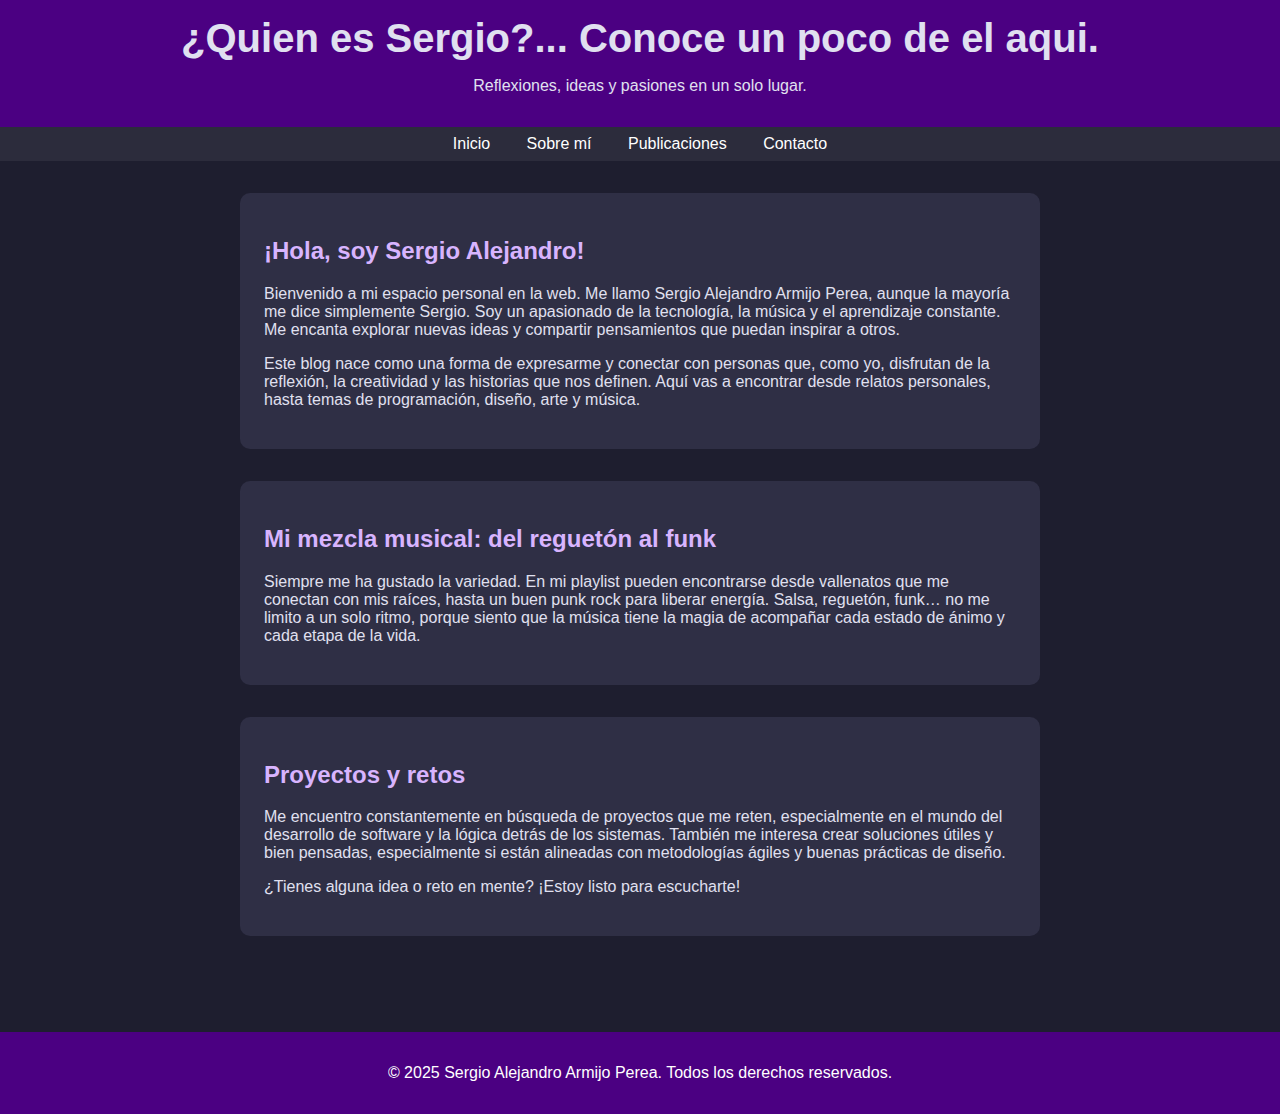
<file: portafolio/blog.html>
<!DOCTYPE html>
<html lang="es">
<head>
  <meta charset="UTF-8">
  <meta name="viewport" content="width=device-width, initial-scale=1">
  <title>Blog sobre mi</title>
  <style>
    body {
      font-family: 'Segoe UI', sans-serif;
      background-color: #1e1e2f;
      color: #e0e0f0;
      margin: 0;
      padding: 0;
    }
    header {
      background-color: #4b0082;
      padding: 1rem;
      text-align: center;
    }
    header h1 {
      margin: 0;
      font-size: 2.5rem;
    }
    nav {
      background-color: #2c2c3c;
      padding: 0.5rem;
      text-align: center;
    }
    nav a {
      color: #ffffff;
      text-decoration: none;
      margin: 0 1rem;
    }
    .container {
      max-width: 800px;
      margin: auto;
      padding: 2rem;
    }
    article {
      background-color: #2f2f45;
      padding: 1.5rem;
      border-radius: 10px;
      margin-bottom: 2rem;
    }
    article h2 {
      color: #d8b4fe;
    }
    footer {
      text-align: center;
      padding: 1rem;
      background-color: #4b0082;
      color: #ffffff;
      margin-top: 2rem;
    }
  </style>
</head>
<body>

  <header>
    <h1>¿Quien es Sergio?... Conoce un poco de el aqui.</h1>
    <p>Reflexiones, ideas y pasiones en un solo lugar.</p>
  </header>

  <nav>
    <a href="index.html">Inicio</a>
    <a href="#">Sobre mí</a>
    <a href="#">Publicaciones</a>
    <a href="contactos.html">Contacto</a>
  </nav>

  <div class="container">

    <article>
      <h2>¡Hola, soy Sergio Alejandro!</h2>
      <p>
        Bienvenido a mi espacio personal en la web. Me llamo Sergio Alejandro Armijo Perea, aunque la mayoría me dice simplemente Sergio.
        Soy un apasionado de la tecnología, la música y el aprendizaje constante. Me encanta explorar nuevas ideas y compartir pensamientos
        que puedan inspirar a otros.
      </p>
      <p>
        Este blog nace como una forma de expresarme y conectar con personas que, como yo, disfrutan de la reflexión, la creatividad y las
        historias que nos definen. Aquí vas a encontrar desde relatos personales, hasta temas de programación, diseño, arte y música.
      </p>
    </article>

    <article>
      <h2>Mi mezcla musical: del reguetón al funk</h2>
      <p>
        Siempre me ha gustado la variedad. En mi playlist pueden encontrarse desde vallenatos que me conectan con mis raíces,
        hasta un buen punk rock para liberar energía. Salsa, reguetón, funk… no me limito a un solo ritmo, porque siento que
        la música tiene la magia de acompañar cada estado de ánimo y cada etapa de la vida.
      </p>
    </article>

    <article>
      <h2>Proyectos y retos</h2>
      <p>
        Me encuentro constantemente en búsqueda de proyectos que me reten, especialmente en el mundo del desarrollo de software y la lógica
        detrás de los sistemas. También me interesa crear soluciones útiles y bien pensadas, especialmente si están alineadas con metodologías
        ágiles y buenas prácticas de diseño.
      </p>
      <p>
        ¿Tienes alguna idea o reto en mente? ¡Estoy listo para escucharte!
      </p>
    </article>

  </div>

  <footer>
    <p>© 2025 Sergio Alejandro Armijo Perea. Todos los derechos reservados.</p>
  </footer>

</body>
</html>
</file>
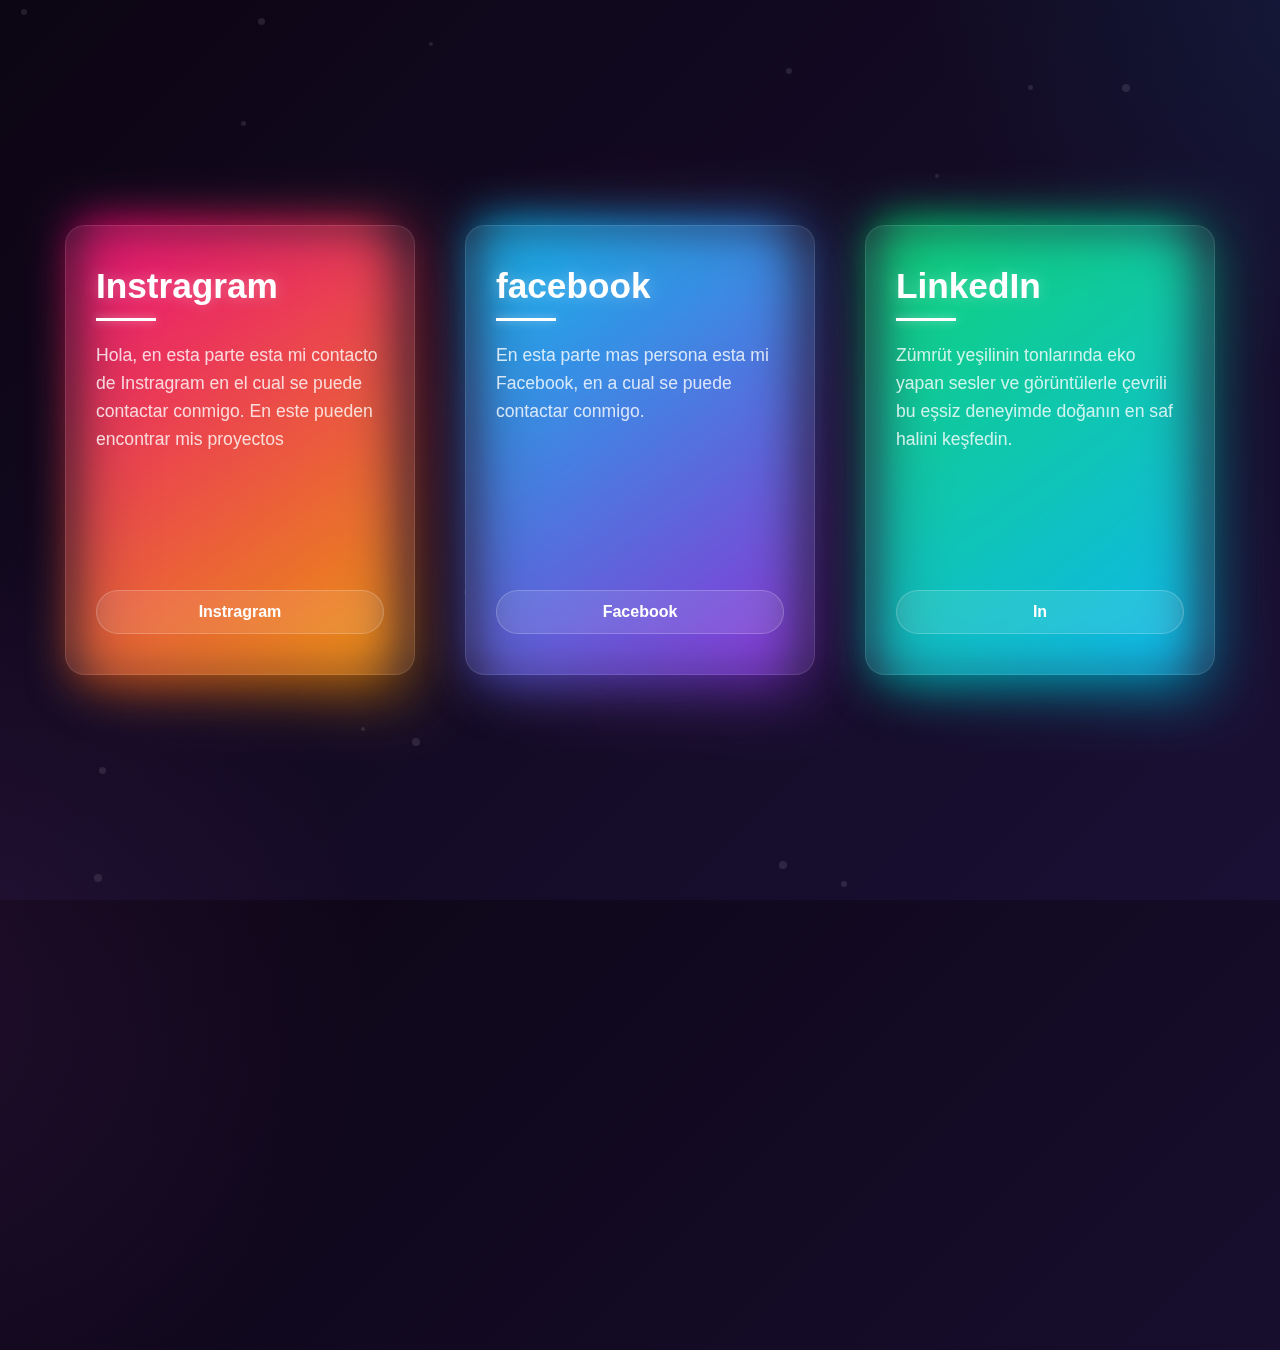
<file: portafolio/contactos.html>
<!DOCTYPE html>

<html lang="en">

<head>

  <meta charset="UTF-8">

  <meta name="viewport" content="width=device-width, initial-scale=1.0">

  <title>Contacto</title>
  <link rel="stylesheet" href="stylos.css">

  <style>

    * {

      margin: 0;
      padding: 0;
      box-sizing: border-box;
      font-family: 'Poppins', sans-serif;

    }

    body {

      display: flex;
      justify-content: center;
      align-items: center;
      min-height: 100vh;
      background: #0c0513;
      background: linear-gradient(135deg, #0c0513 0%, #1a1035 100%);
      overflow-x: hidden;

    }

    body::before {

      content: '';
      position: absolute;
      top: -50%;
      left: -50%;
      width: 200%;
      height: 200%;
      background: radial-gradient(circle, rgba(255, 0, 150, 0.1) 0%, transparent 20%),
                 radial-gradient(circle at 80% 20%, rgba(0, 180, 255, 0.1) 0%, transparent 20%),
                 radial-gradient(circle at 20% 80%, rgba(220, 90, 255, 0.1) 0%, transparent 20%);
      animation: bgAnimation 15s linear infinite;
      z-index: 0;

    }

    @keyframes bgAnimation {
      0% {
        transform: rotate(0deg);
      }
      100% {
        transform: rotate(360deg);
      }
    }

    .container {

      display: flex;
      justify-content: center;
      align-items: center;
      flex-wrap: wrap;
      gap: 50px;
      padding: 50px 20px;
      position: relative;
      z-index: 1;

    }

    .card {

      position: relative;
      width: 350px;
      height: 450px;
      display: flex;
      justify-content: center;
      align-items: center;
      transition: all 0.7s cubic-bezier(0.175, 0.885, 0.32, 1.275);
      perspective: 1000px;

    }

    .card:hover {

      transform: translateY(-20px);

    }

    .card::before,

    .card::after {

      content: '';
      position: absolute;
      width: 90%;
      height: 100%;
      border-radius: 20px;
      transition: all 0.7s cubic-bezier(0.175, 0.885, 0.32, 1.275);
      opacity: 0.7;

    }

    .card::before {

      top: 0;
      left: 10px;
      background-position: 0 0;
      filter: blur(20px);
      z-index: -1;
      transform: rotateY(10deg);

    }

    .card::after {

      bottom: -10px;
      right: 10px;
      background-position: 100% 100%;
      filter: blur(30px);
      z-index: -2;
      transform: rotateY(-10deg);

    }

    .card:hover::before {

      opacity: 0.9;
      width: 100%;
      left: 0;
      transform: rotateY(0);

    }

    .card:hover::after {

      opacity: 0.9;
      width: 100%;
      right: 0;
      transform: rotateY(0);

    }

    .card:nth-child(1)::before,

    .card:nth-child(1)::after {

      background: linear-gradient(145deg, #ff007a, #ff9a00);

    }

    .card:nth-child(2)::before, 
    .card:nth-child(2)::after {

      background: linear-gradient(145deg, #00c6ff, #8e2de2);
    }

    .card:nth-child(3)::before,
    .card:nth-child(3)::after {
      background: linear-gradient(145deg, #00e676, #00c3ff);

    }

    .content {
      position: relative;
      width: 100%;
      height: 100%;
      padding: 40px 30px;
      background: rgba(255, 255, 255, 0.05);
      backdrop-filter: blur(10px);
      border-radius: 20px;
      border: 1px solid rgba(255, 255, 255, 0.1);
      box-shadow: 0 25px 45px rgba(0, 0, 0, 0.2);
      z-index: 1;
      display: flex;
      flex-direction: column;
      justify-content: space-between;
      overflow: hidden;
      transition: all 0.7s cubic-bezier(0.175, 0.885, 0.32, 1.275);

    }

    .card:hover .content {
      background: rgba(255, 255, 255, 0.1);
      transform: scale(1.05);

    }

    .content::before {
      content: '';
      position: absolute;
      top: -50%;
      left: -50%;
      width: 200%;
      height: 200%;
      background: radial-gradient(circle at 30% 30%, rgba(255, 255, 255, 0.1) 0%, transparent 50%);
      z-index: -1;
      transition: all 0.7s ease;
      opacity: 0;

    }

    .card:hover .content::before {
      opacity: 1;
      animation: glowingLight 5s linear infinite;
    }

    @keyframes glowingLight {
      0% {
        transform: rotate(0deg);
      }
      100% {
        transform: rotate(360deg);
      }
    }

    .content h2 {
      font-size: 2.2em;
      color: #fff;
      margin-bottom: 20px;
      position: relative;
      padding-bottom: 15px;
      font-weight: 700;
      text-shadow: 0 0 15px rgba(255, 255, 255, 0.3);
    }

    .content h2::after {
      content: '';
      position: absolute;
      bottom: 0;
      left: 0;
      width: 60px;
      height: 3px;
      background: #fff;
      box-shadow: 0 0 10px rgba(255, 255, 255, 0.5);
      transition: width 0.5s ease;
    }

    .card:hover .content h2::after {
      width: 100px;
    }

    .content p {
      font-size: 1.1em;
      color: rgba(255, 255, 255, 0.8);
      margin-bottom: 20px;
      line-height: 1.6em;

    }

    .content .btn {
      display: inline-block;
      padding: 12px 25px;
      background: rgba(255, 255, 255, 0.1);
      border: 1px solid rgba(255, 255, 255, 0.2);
      border-radius: 30px;
      color: #fff;
      text-decoration: none;
      font-weight: 600;
      transition: all 0.5s ease;
      position: relative;
      overflow: hidden;
      text-align: center;
    }

    .content .btn:hover {
      background: #fff;
      color: #000;
      border-color: #fff;
      transform: translateY(-5px);
      box-shadow: 0 10px 20px rgba(0, 0, 0, 0.3);
    }

    .content .btn::before {
      content: '';
      position: absolute;
      top: 0;
      left: -100%;
      width: 100%;
      height: 100%;
      background: linear-gradient(90deg, transparent, rgba(255, 255, 255, 0.2), transparent);
      transition: 0.5s;
    }

    .content .btn:hover::before {
      left: 100%;
    }

    /* Floating particles */

    .particle {
      position: absolute;
      width: 10px;
      height: 10px;
      background: rgba(255, 255, 255, 0.1);
      border-radius: 50%;
      z-index: -1;
    }

    @keyframes floatUp {
      0% {
        transform: translateY(0) rotate(0deg);
        opacity: 0;
      }
      50% {
        opacity: 1;
      }
      100% {
        transform: translateY(-1000px) rotate(360deg);
        opacity: 0;
      }
    }

  </style>

</head>

<body>

  <div class="container">

    <div class="card">

      <div class="content">

        <div>

          <h2>Instragram</h2>

          <p>Hola, en esta parte esta mi contacto de Instragram en el cual se puede contactar conmigo.
            En este pueden encontrar mis proyectos 
          </p>

        </div>

        <a href="https://www.instagram.com/chechoooooooo/" class="btn">Instragram</a>

      </div>

    </div>

    <div class="card">

      <div class="content">

        <div>

          <h2>facebook</h2>

          <p>En esta parte mas persona esta mi Facebook, en a cual se puede contactar conmigo.</p>

        </div>

        <a href="https://www.facebook.com/sergio.armijoperea" class="btn">Facebook</a>

      </div>

    </div>

    <div class="card">

      <div class="content">

        <div>

          <h2>LinkedIn</h2>

          <p>Zümrüt yeşilinin tonlarında eko yapan sesler ve görüntülerle çevrili bu eşsiz deneyimde doğanın en saf halini keşfedin.</p>

        </div>

        <a href="https://www.linkedin.com/in/sergio-alejandro-armijo-perea-b78598212/" class="btn">In</a>

      </div>

    </div>

  </div>

  <script>

    // Create floating particles

    function createParticles() {

      const body = document.querySelector('body');

      const particleCount = 30;

      

      for (let i = 0; i < particleCount; i++) {

        const particle = document.createElement('div');

        particle.classList.add('particle');

        

        // Random position

        const posX = Math.floor(Math.random() * window.innerWidth);

        const posY = Math.floor(Math.random() * window.innerHeight);

        

        // Random size

        const size = Math.random() * 5 + 3;

        

        // Set styles

        particle.style.width = `${size}px`;

        particle.style.height = `${size}px`;

        particle.style.left = `${posX}px`;

        particle.style.top = `${posY}px`;

        

        // Random floating animation

        const animDuration = Math.random() * 15 + 15;

        particle.style.animation = `floatUp ${animDuration}s linear infinite`;

        particle.style.animationDelay = `${Math.random() * 15}s`;

        

        // Add to body

        body.appendChild(particle);

      }

    }

    // Interactive card tilt effect

    function addTiltEffect() {

      const cards = document.querySelectorAll('.card');

      

      cards.forEach(card => {

        card.addEventListener('mousemove', (e) => {

          const cardRect = card.getBoundingClientRect();

          const x = e.clientX - cardRect.left;

          const y = e.clientY - cardRect.top;

          

          const centerX = cardRect.width / 2;

          const centerY = cardRect.height / 2;

          

          const rotateX = (y - centerY) / 10;

          const rotateY = (centerX - x) / 10;

          

          card.style.transform = `perspective(1000px) rotateX(${rotateX}deg) rotateY(${rotateY}deg) translateY(-20px)`;

        });

        

        card.addEventListener('mouseleave', () => {

          card.style.transform = 'translateY(-20px)';

        });

      });

    }

    // Initialize

    document.addEventListener('DOMContentLoaded', () => {

      createParticles();

      addTiltEffect();

    });

  </script>

</body>

</html>
</file>
<file: portafolio/stylos.css>
*{
    box-sizing: border-box;
    padding: 0;
    margin: 0;
    font-family: poppins,sans-serif;
    text-decoration: none;
}
body{
    overflow-x: hidden;
}
#h1{
    font-size: 2rem;
    color: white;
    text-align: center;
    margin: 20px 0px;
}
.hero-header{
    width:100%;
    height: 100%;
    min-height: 100vh;
    background: #222;
}
.wrapper{
    width:1280px;
    max-width: 95%;
    margin: 0 auto;
    padding: 0 20px;
}
header{
    padding: 40px 0 30px;
    display: flex;
    justify-content: space-between;
    align-items: center;
    flex-wrap: wrap;
}
.logo{
    display: inline-flex;
    justify-content: center;
    align-items: center;
}
.logo i{
    height: 45px;
    width:45px;
    background-color: #007ced;
    border-radius: 50%;
    color:#fff;
    font-weight: 700;
    font-size: 1.5rem;
    padding: 10px;
    margin-right: 5px;
    cursor: pointer;
    text-align: center;
    
}
.logo .logo-text{
    font-size: 24px;
    font-weight: 500;
    color:#fff;
}
nav .togglebtn{
    width: 35px;
    height: 35px;
    position: absolute;
    top:45px;
    right: 3%;
    z-index: 5;
    cursor: pointer;
    display: none;
}
nav .togglebtn span{
    display: block;
    background-color: #007ced;
    margin: 5px 0px;
    width:100%;
    height:3px;
    transition: 0.3s;
    transition-property:  transform, opacity;

}
nav .navlinks{
    list-style-type: none;
}
nav .navlinks li{
    display: inline-block;
}
nav .navlinks li a{
     color:#e5e5e5;
     margin-right: 2.5rem;
}
.container {
    display: flex;
    justify-content: space-around;
    align-items: center;
    padding-top:4rem;
}
.container .hero-pic{
    width: 300px;
    height: 300px;
    border-radius: 50%;
    overflow: hidden;
    border: 15px solid #444;
    box-shadow: 5px 7px 25px rgba(0,0,0,0.5);
}
.hero-pic img{
    height: 100%;
    width:100%;
    transition: 0.5s;
}
.hero-pic img:hover{
    transform: scale(1.2);
}
.hero-text{
    max-width: 500px;
    display: flex;
    flex-direction: column;
}
.hero-text h5{
    color:#e5e5e5;
    font-size: 14px;
}
.hero-text h5 span{
    color:#007ced;
    font-size: 16px;
}
.hero-text h1{
    color: #007ced;
    font-size: 3rem;
}
.hero-text p{
    color:#e5e5e5;

}
.btn-group{
    margin:45px 0;
}
.btn-group .btn{
    border-color: #d5d5d5;
    color:#fff;
    background-color: #333;
    padding: 12px 25px;
    margin: 5px 0px;
    margin-right:7px;
    border-radius: 30px;
    border:2px solid #e5e5e5;
    box-shadow:  0 10px 10px -8px rgb(0 0 0 / 78%);
}
.btn.active{
    border-color: #007ced;
}
.hero-text .social i{
    color: #e5e5e5;
    font-size: 18px;
    margin-right: 10px;
    transition: 0.5s;
}
.hero-text .social i:hover{
    color:#007ced;
    transform: rotate(360deg);
}
/* Respnosiv design & displaying navbar for small screen */
@media(max-width:930px)
{
    nav .togglebtn{
        display: initial;
    }
    /* for toggle button**/
    .click {
        top:45px;
    }
    .click span{
        position: absolute;
        margin-top:12px
    }
    .click span:first-child{
        transform: rotate(-40deg);
    }
    .click span:nth-child(2)
    {
        opacity: 0;
        margin:0;
    }
    .click span:last-child{
        transform: rotate(45deg);
        top:0;
    }
    nav .navlinks{
        position: absolute;
        top:110px;
        right:-100%;
        bottom: 0;
        width: 60%;
        height: 100vh;
        background-color: #222;
        z-index: 3;
        box-shadow: 5px 13px 30px rgba(0,0,0,0.1);
        transition: 0.5s;
        padding: 25px 0px;
    }
    nav .navlinks li{
        display: block;
    }
    nav .navlinks li a{
        display: block;
        margin-bottom: 15px;
        text-align: center;
    }
    nav .navlinks.open{
        right:0;
    }
}
@media(max-width:768px)
{
    .container{
        flex-direction: column;
        padding-top:2rem
    }
    .hero-text{
        padding:40px 0px;
    }
}

/* Texto */
</file>
